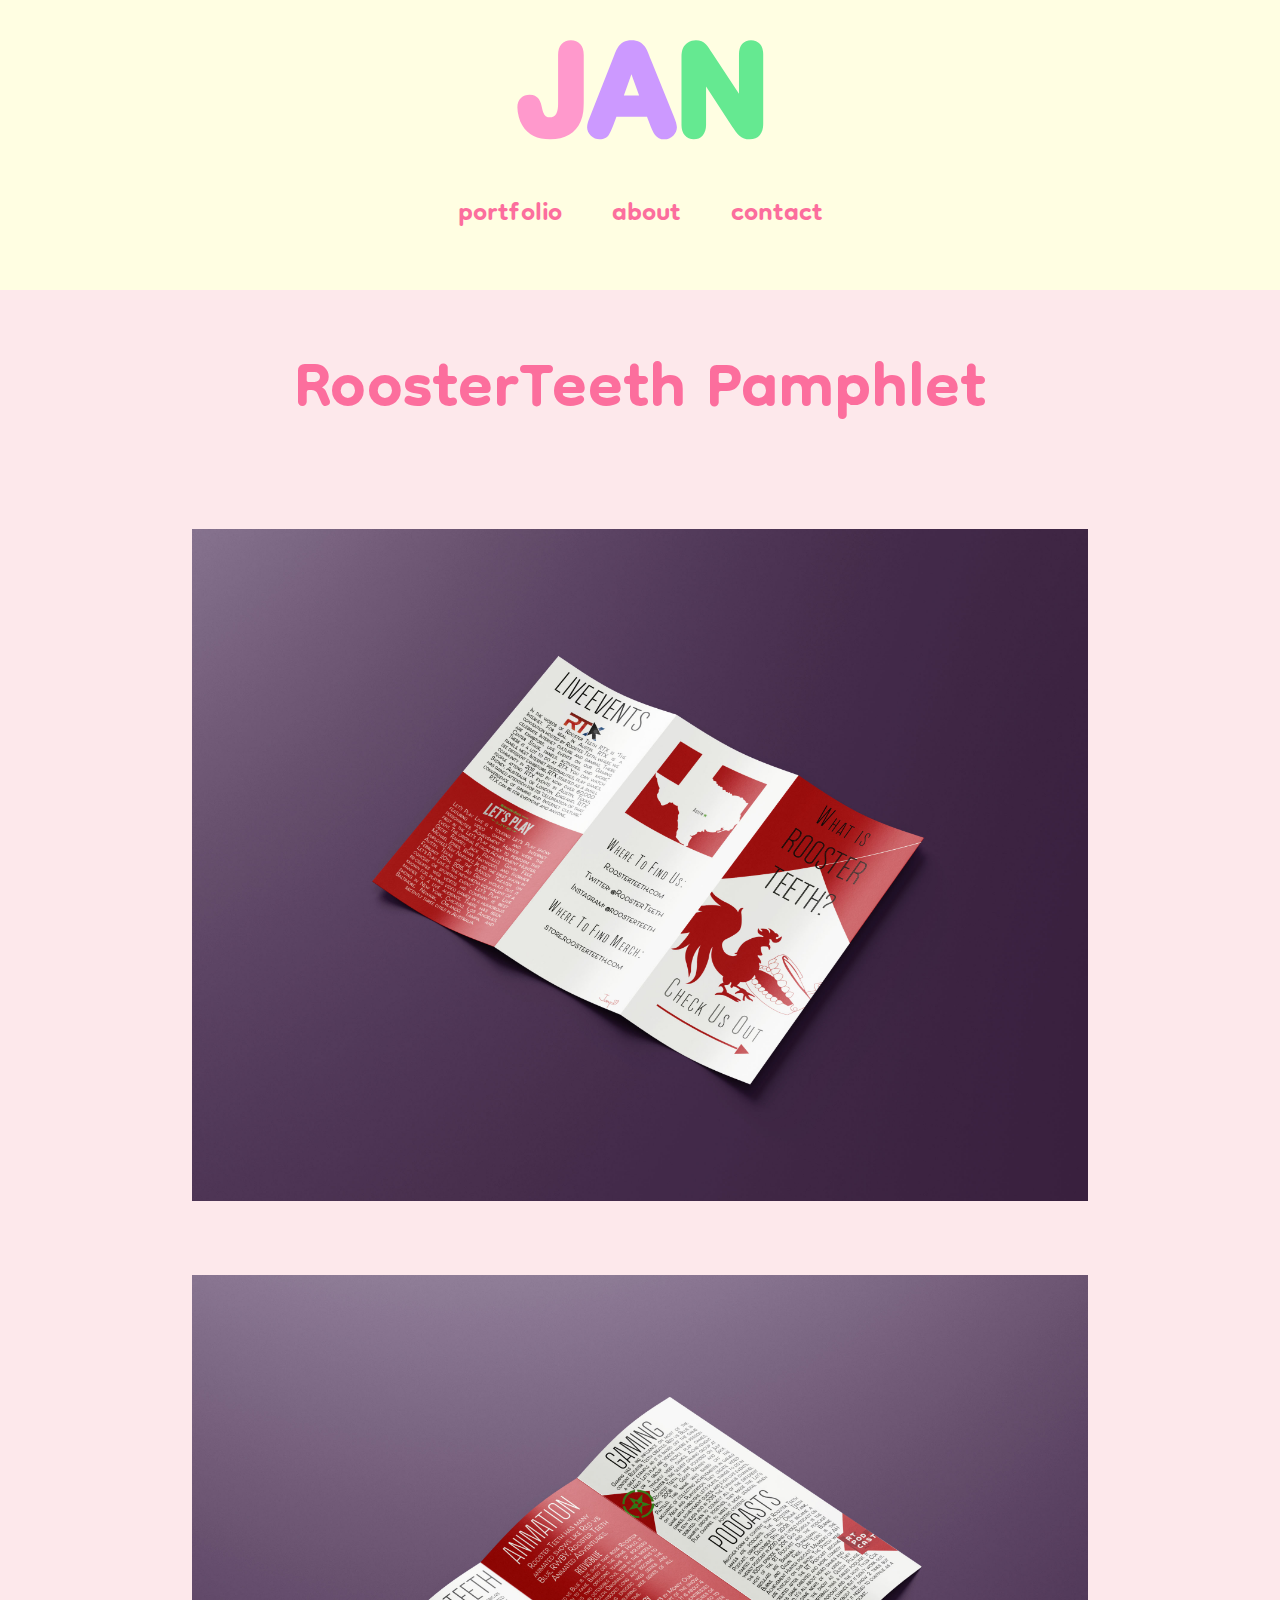
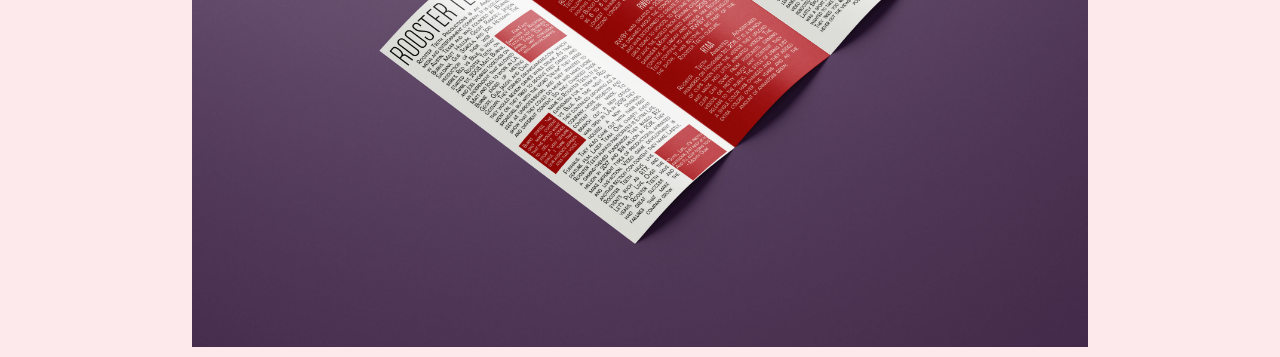
<file: project_1.html>
<!DOCTYPE html>
<html lang="en">
    <head>
        <meta charset="utf-8">
        <meta http-equiv="X-UA-Compatible" content="IE=edge">
        <meta name="description" content="">
        <meta name="viewport" content="width=device-width, initial-scale=1">
        <link rel="stylesheet" href="project_1.css">
        <link href="https://fonts.googleapis.com/css2?family=Dongle:wght@300;400&display=swap" rel="stylesheet">
        <link rel="stylesheet" href="animations.css">
        <link rel="stylesheet" href="https://cdnjs.cloudflare.com/ajax/libs/animate.css/4.1.1/animate.min.css">
        <title> RoosterTeeth Pamphlet </title>
    </head>
    <body>
      <!-- navbar -->
      <div class="svg-container">
        <!-- Paste svg here -->
        <a href="index.html">
          <svg version="1.1" class="nav-logo" id="Layer_1" xmlns="http://www.w3.org/2000/svg" xmlns:xlink="http://www.w3.org/1999/xlink" x="0px" y="0px"
          viewBox="0 0 525 225" style="enable-background:new 0 0 525 225;" xml:space="preserve">
            <g id="j">
              <g>
                <g>
                  <path d="M147.1,51.1V146c0,8.5-0.4,15.9-1.1,22c-0.8,6.5-2.6,13.1-5.3,19.7c-4.8,11.6-12.8,20.7-23.7,27.1
                    c-10.7,6.3-23.7,9.4-38.6,9.4c-13.4,0-24.9-2.2-34.1-6.6c-9.7-4.6-17.5-12-23.3-22c-3-5.2-5.4-11.2-7.2-17.9
                    c-1.8-6.7-2.8-13.1-2.8-19.3c0-8,2.5-14.4,7.3-19c4.7-4.5,10.7-6.8,17.9-6.8c9,0,14.2,3.8,17,6.9c3.4,3.9,5.9,9.3,7.5,16.7
                    c1.3,6,2.6,10.7,3.9,14.1c0.9,2.5,2.4,4.6,4.6,6.4c2.2,1.9,6.1,2.2,9,2.2c4.9,0,16.3,0,16.3-27.7V51.1c0-9.4,2.3-16.8,6.9-22
                    c4.8-5.4,11.4-8.3,19.3-8.3c7.9,0,14.6,2.8,19.5,8.2C144.7,34.2,147.1,41.7,147.1,51.1z"/>
                </g>
              </g>
            </g>
            <g id="a">
              <g>
                <g>
                  <path d="M331.7,176.9L284.4,60.1c-2.2-5.8-4-10.5-5.5-14.2c-1.6-4-3.7-7.8-6.1-11.3c-2.8-4-6.4-7.4-10.9-9.9
                    c-4.6-2.6-10.3-3.9-16.7-3.9c-6.4,0-12,1.3-16.6,4c-4.5,2.5-8.2,5.9-11,10.1c-2.4,3.6-4.7,8.1-6.7,13.3l-0.7,1.8
                    c-1.6,4-2.9,7.4-4,10.3l-46.3,117.6c-2,4.9-3.4,8.7-4.3,11.6c-1.1,3.4-1.6,6.8-1.6,10.1c0,6.4,2.7,12.4,7.8,17.3
                    c5.1,4.8,11,7.3,17.8,7.3c10,0,15.4-4.3,18.1-7.9c2.9-3.9,6-10.3,9.8-20.4l6.7-18h62.6l6.7,17.6c0,0.1,0.1,0.1,0.1,0.2
                    c1.2,2.9,2.6,6.2,4.2,9.9c1.9,4.3,3.7,7.6,5.6,9.9c2.1,2.7,4.8,4.8,7.9,6.4c3.2,1.6,6.9,2.4,11,2.4c7,0,13.4-2.6,18.3-7.6
                    c5-5,7.6-10.8,7.6-17.2C337.9,194.1,335.9,187,331.7,176.9z M244.9,91l15.8,43.2h-31.3L244.9,91z"/>
                </g>
              </g>
            </g>
            <g id="n">
              <g>
                <g>
                  <path d="M515.2,49.8v142.5c0,9.8-2.3,17.6-6.8,23c-4.9,5.9-11.9,8.9-21,8.9c-4.2,0-8.1-0.6-11.6-1.9c-3.6-1.3-7-3.3-10-6.1
                    c-2.7-2.4-5.3-5.3-7.6-8.5c-2-2.9-4.1-5.8-6-8.6l-0.1-0.2l-54.1-83v79.2c0,8.9-2.3,16-6.9,21.1c-4.7,5.2-11,7.9-18.3,7.9
                    c-7.5,0-13.9-2.8-18.5-8.1c-4.4-5.1-6.7-12.1-6.7-20.9V55.4c0-7,0.8-12.5,2.5-16.9l0.1-0.2c2.2-5.2,5.8-9.5,10.8-12.7
                    c4.9-3.2,10.3-4.8,16.1-4.8c4.4,0,8.4,0.8,11.8,2.3c3.2,1.5,6.1,3.5,8.6,6c2.2,2.2,4.3,4.9,6.5,8.3c1.9,2.9,3.8,5.9,5.7,9
                    l55.8,84.5V49.8c0-8.9,2.2-16,6.4-21c4.5-5.3,10.8-8,18.2-8c7.6,0,14,2.8,18.5,8C513,33.8,515.2,40.9,515.2,49.8z"/>
                </g>
              </g>
            </g>
          </svg>
        </a>
       
      </div>
      <nav>
        <ul>
            <li><a href="#portfolio">portfolio</a></li>
            <li><a href="#about">about</a></li>
           <li><a href="#contact">contact</a></li>
          </ul>
        </nav>
            </div>
        </div>
    </div>
      <div class="title"> 
        <h2> RoosterTeeth Pamphlet </h2>
      </div>  
     <div class="main-image">
       <img src="assets/Roosterteeth Pamphlet Mockup.jpg" class="pamphlet1">
       <img src="assets/RoosterTeeth Pamphlet Mockup Inside.jpg" class="pamphlet2">
     </div>
        
    </body>
</html>
</file>
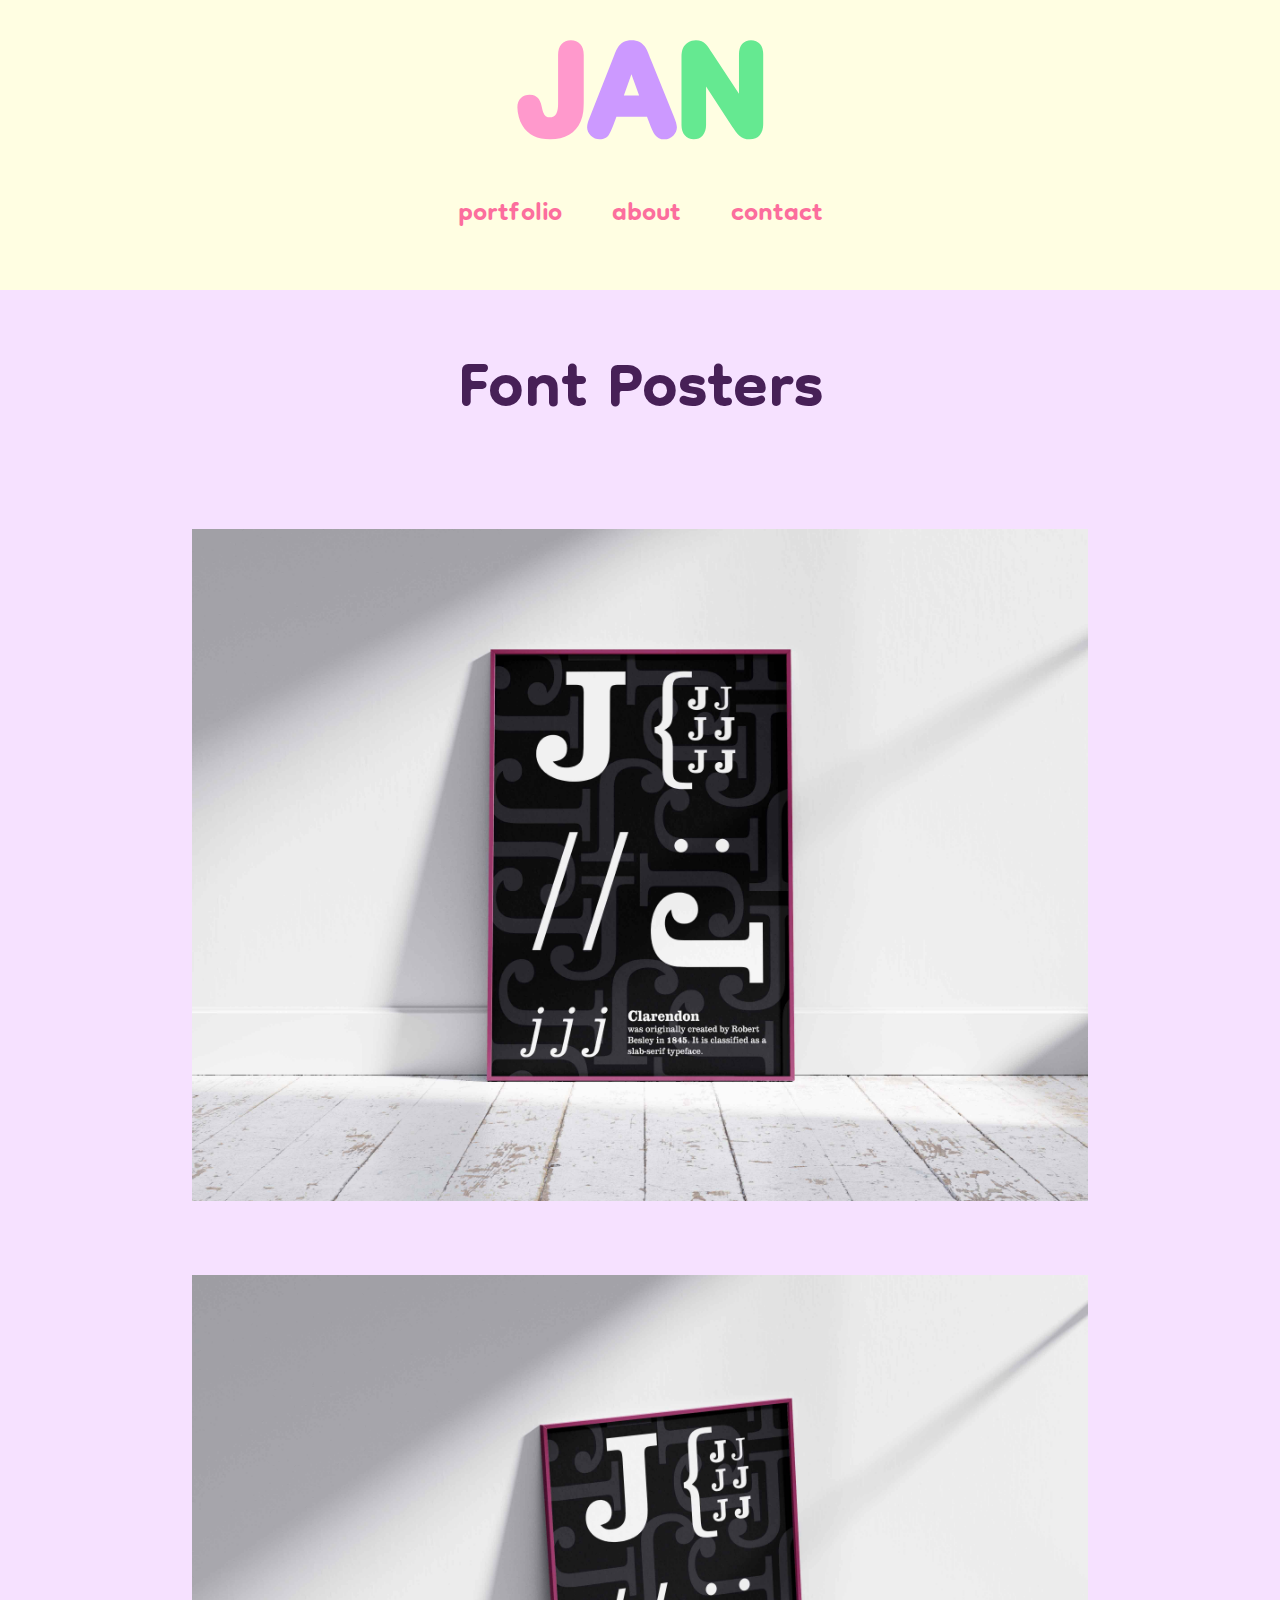
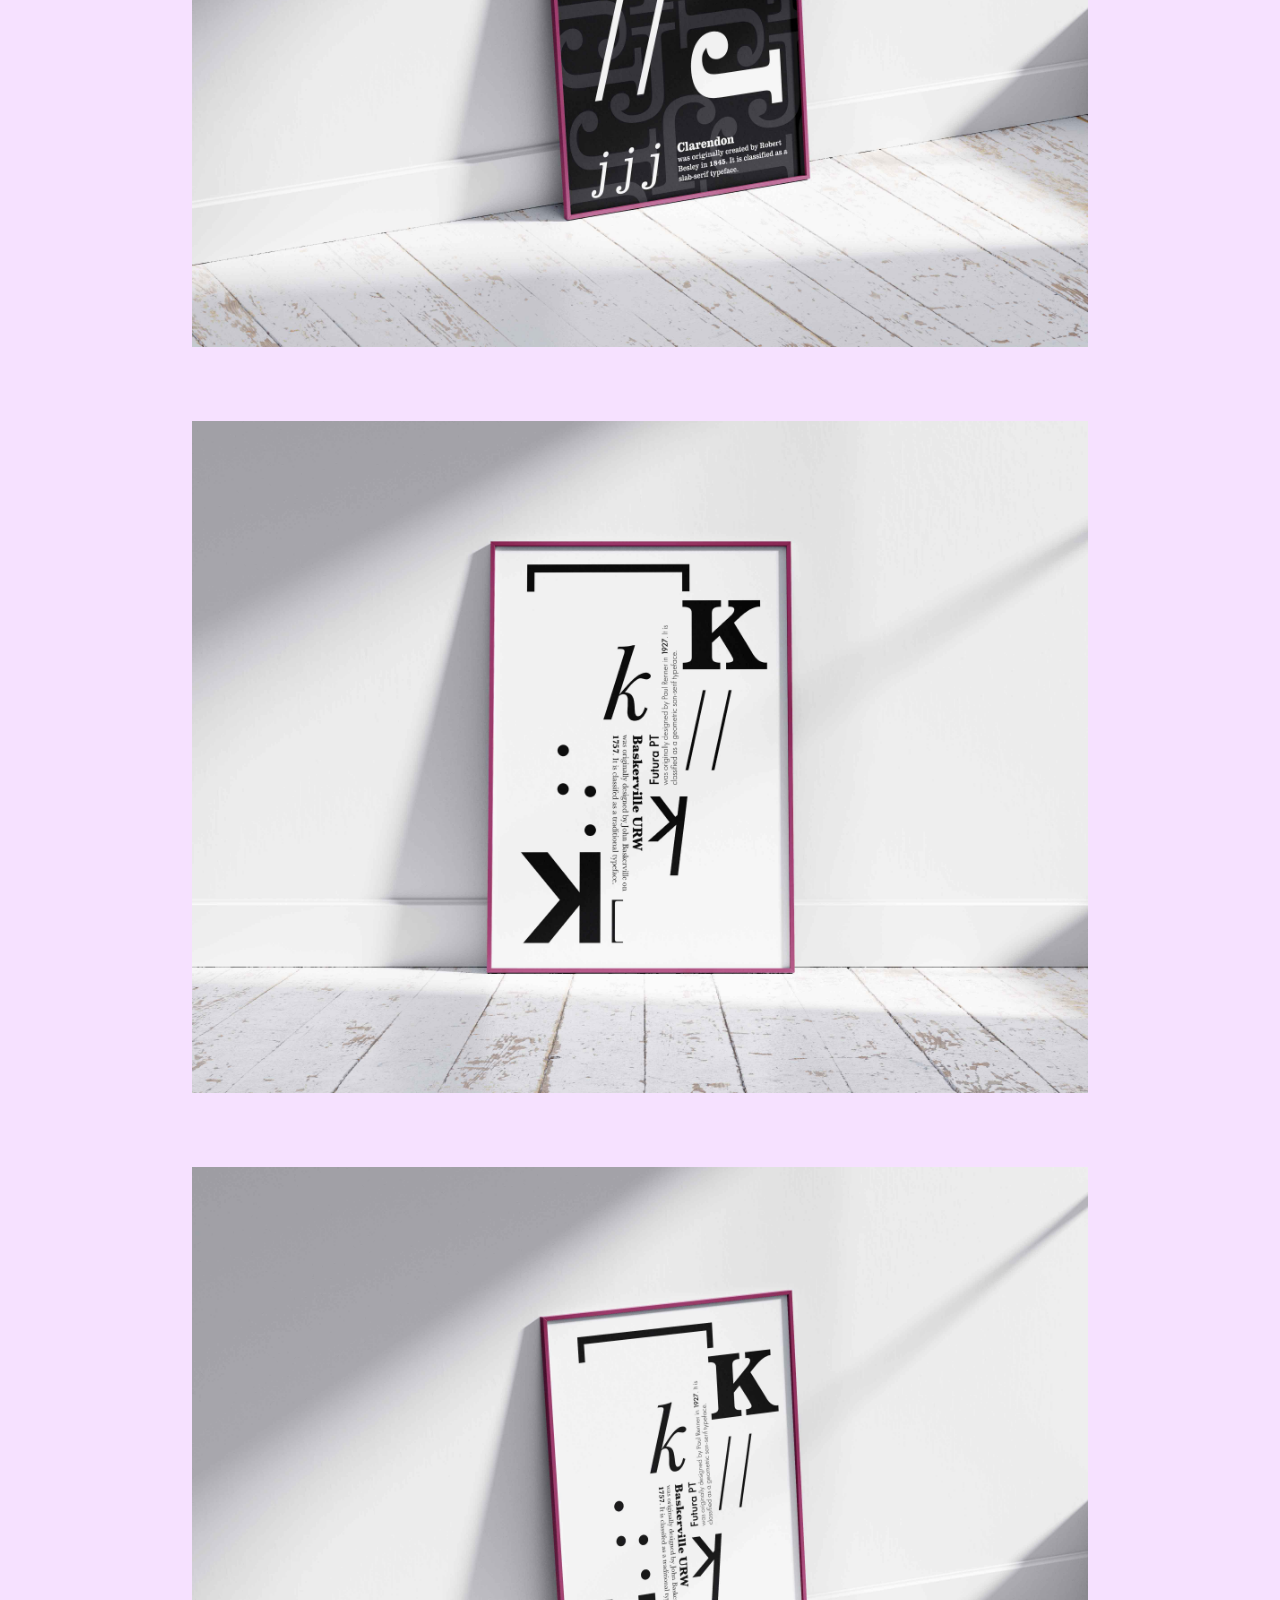
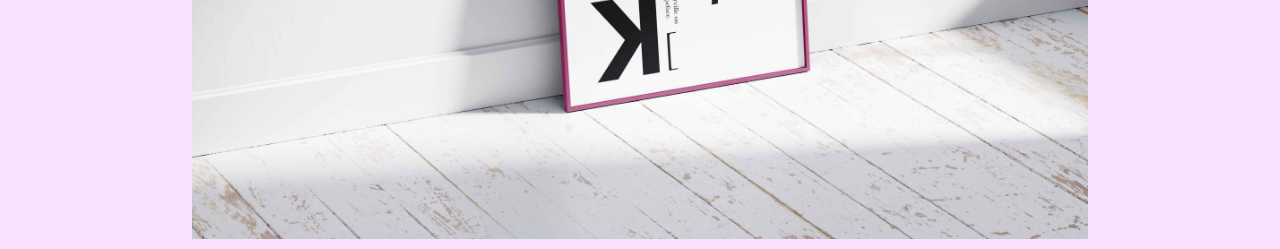
<file: project_2.html>
<!DOCTYPE html>
<html lang="en">
    <head>
        <meta charset="utf-8">
        <meta http-equiv="X-UA-Compatible" content="IE=edge">
        <meta name="description" content="">
        <meta name="viewport" content="width=device-width, initial-scale=1">
        <link rel="stylesheet" href="project_2.css">
        <link href="https://fonts.googleapis.com/css2?family=Dongle:wght@300;400&display=swap" rel="stylesheet">
        <link rel="stylesheet" href="animations.css">
        <link rel="stylesheet" href="https://cdnjs.cloudflare.com/ajax/libs/animate.css/4.1.1/animate.min.css">
        <title> Font Posters </title>
    </head>
    <body>
      <!-- navbar -->
      <div class="svg-container">
        <!-- Paste svg here -->
        <a href="index.html">
          <svg version="1.1" class="nav-logo" id="Layer_1" xmlns="http://www.w3.org/2000/svg" xmlns:xlink="http://www.w3.org/1999/xlink" x="0px" y="0px"
          viewBox="0 0 525 225" style="enable-background:new 0 0 525 225;" xml:space="preserve">
            <g id="j">
              <g>
                <g>
                  <path d="M147.1,51.1V146c0,8.5-0.4,15.9-1.1,22c-0.8,6.5-2.6,13.1-5.3,19.7c-4.8,11.6-12.8,20.7-23.7,27.1
                    c-10.7,6.3-23.7,9.4-38.6,9.4c-13.4,0-24.9-2.2-34.1-6.6c-9.7-4.6-17.5-12-23.3-22c-3-5.2-5.4-11.2-7.2-17.9
                    c-1.8-6.7-2.8-13.1-2.8-19.3c0-8,2.5-14.4,7.3-19c4.7-4.5,10.7-6.8,17.9-6.8c9,0,14.2,3.8,17,6.9c3.4,3.9,5.9,9.3,7.5,16.7
                    c1.3,6,2.6,10.7,3.9,14.1c0.9,2.5,2.4,4.6,4.6,6.4c2.2,1.9,6.1,2.2,9,2.2c4.9,0,16.3,0,16.3-27.7V51.1c0-9.4,2.3-16.8,6.9-22
                    c4.8-5.4,11.4-8.3,19.3-8.3c7.9,0,14.6,2.8,19.5,8.2C144.7,34.2,147.1,41.7,147.1,51.1z"/>
                </g>
              </g>
            </g>
            <g id="a">
              <g>
                <g>
                  <path d="M331.7,176.9L284.4,60.1c-2.2-5.8-4-10.5-5.5-14.2c-1.6-4-3.7-7.8-6.1-11.3c-2.8-4-6.4-7.4-10.9-9.9
                    c-4.6-2.6-10.3-3.9-16.7-3.9c-6.4,0-12,1.3-16.6,4c-4.5,2.5-8.2,5.9-11,10.1c-2.4,3.6-4.7,8.1-6.7,13.3l-0.7,1.8
                    c-1.6,4-2.9,7.4-4,10.3l-46.3,117.6c-2,4.9-3.4,8.7-4.3,11.6c-1.1,3.4-1.6,6.8-1.6,10.1c0,6.4,2.7,12.4,7.8,17.3
                    c5.1,4.8,11,7.3,17.8,7.3c10,0,15.4-4.3,18.1-7.9c2.9-3.9,6-10.3,9.8-20.4l6.7-18h62.6l6.7,17.6c0,0.1,0.1,0.1,0.1,0.2
                    c1.2,2.9,2.6,6.2,4.2,9.9c1.9,4.3,3.7,7.6,5.6,9.9c2.1,2.7,4.8,4.8,7.9,6.4c3.2,1.6,6.9,2.4,11,2.4c7,0,13.4-2.6,18.3-7.6
                    c5-5,7.6-10.8,7.6-17.2C337.9,194.1,335.9,187,331.7,176.9z M244.9,91l15.8,43.2h-31.3L244.9,91z"/>
                </g>
              </g>
            </g>
            <g id="n">
              <g>
                <g>
                  <path d="M515.2,49.8v142.5c0,9.8-2.3,17.6-6.8,23c-4.9,5.9-11.9,8.9-21,8.9c-4.2,0-8.1-0.6-11.6-1.9c-3.6-1.3-7-3.3-10-6.1
                    c-2.7-2.4-5.3-5.3-7.6-8.5c-2-2.9-4.1-5.8-6-8.6l-0.1-0.2l-54.1-83v79.2c0,8.9-2.3,16-6.9,21.1c-4.7,5.2-11,7.9-18.3,7.9
                    c-7.5,0-13.9-2.8-18.5-8.1c-4.4-5.1-6.7-12.1-6.7-20.9V55.4c0-7,0.8-12.5,2.5-16.9l0.1-0.2c2.2-5.2,5.8-9.5,10.8-12.7
                    c4.9-3.2,10.3-4.8,16.1-4.8c4.4,0,8.4,0.8,11.8,2.3c3.2,1.5,6.1,3.5,8.6,6c2.2,2.2,4.3,4.9,6.5,8.3c1.9,2.9,3.8,5.9,5.7,9
                    l55.8,84.5V49.8c0-8.9,2.2-16,6.4-21c4.5-5.3,10.8-8,18.2-8c7.6,0,14,2.8,18.5,8C513,33.8,515.2,40.9,515.2,49.8z"/>
                </g>
              </g>
            </g>
          </svg>
        </a>
       
      </div>
      <nav>
        <ul>
            <li><a href="#portfolio">portfolio</a></li>
            <li><a href="#about">about</a></li>
           <li><a href="#contact">contact</a></li>
          </ul>
        </nav>
            </div>
        </div>
    </div>
      <div class="title"> 
        <h2> Font Posters </h2>
      </div>  
      <div class="main-image">
        <img src="assets/Clarendon Font Poster.jpg" class="clarendonposter">
        <img src="assets/Clarendon Font Posters 2.jpg" class="clarendonposter">
        <img src="assets/Baskerville Futura Font Poster.jpg" class="bvfposter">
        <img src="assets/Baskerville Futura Font Posters 2.jpg" class="bvfposter">
      </div>
        
    </body>
</html>
</file>
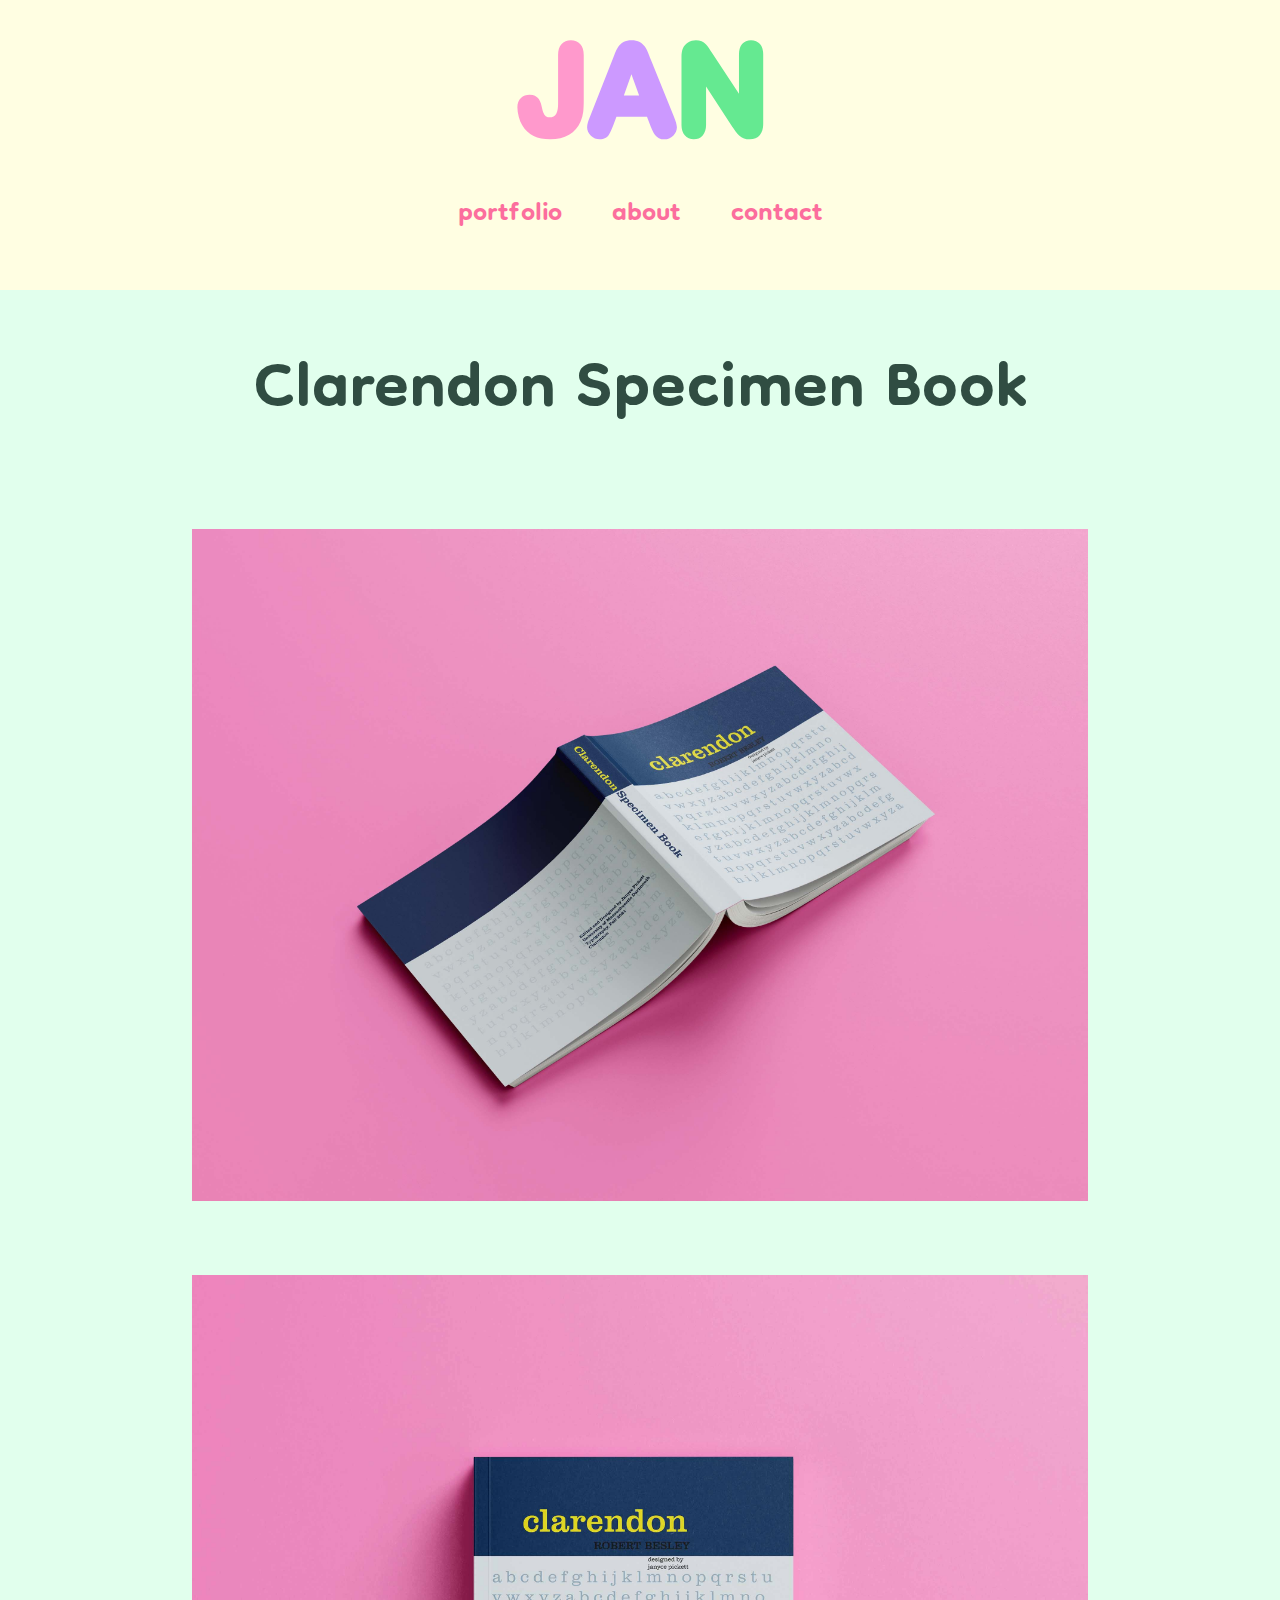
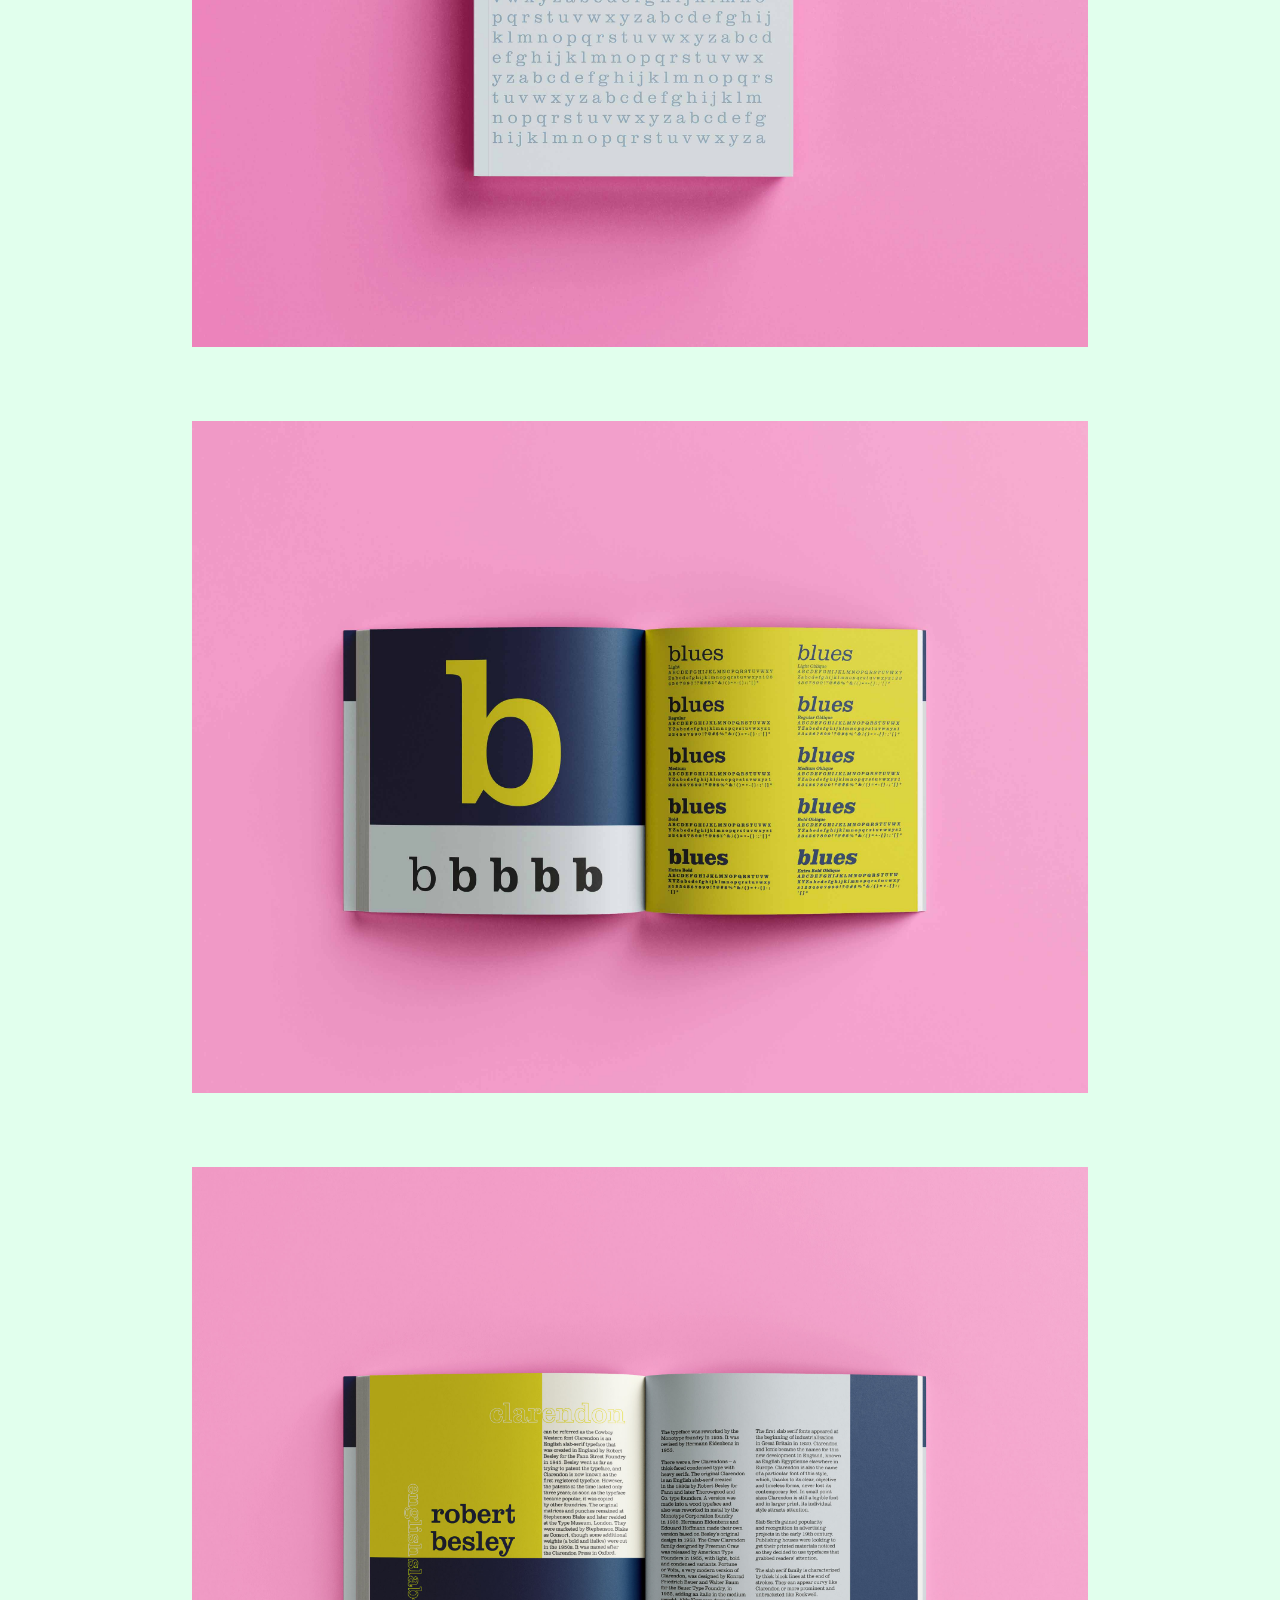
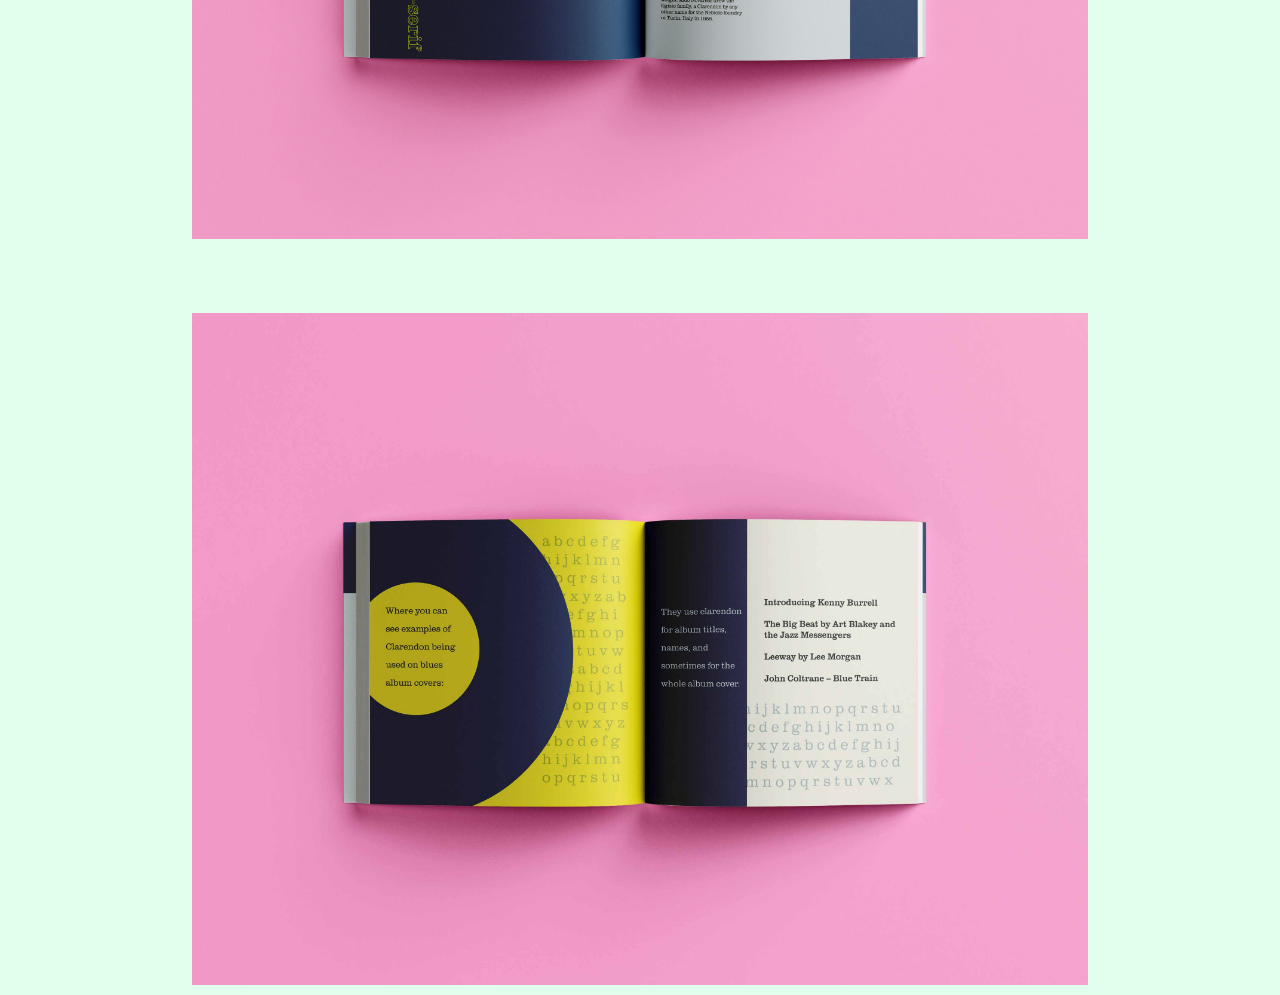
<file: project_3.html>
<!DOCTYPE html>
<html lang="en">
    <head>
        <meta charset="utf-8">
        <meta http-equiv="X-UA-Compatible" content="IE=edge">
        <meta name="description" content="">
        <meta name="viewport" content="width=device-width, initial-scale=1">
        <link rel="stylesheet" href="project_3.css">
        <link href="https://fonts.googleapis.com/css2?family=Dongle:wght@300;400&display=swap" rel="stylesheet">
        <link rel="stylesheet" href="animations.css">
        <link rel="stylesheet" href="https://cdnjs.cloudflare.com/ajax/libs/animate.css/4.1.1/animate.min.css">
        <title> Clarendon Specimen Book </title>
    </head>
    <body>
      <!-- navbar -->
      <div class="svg-container">
        <!-- Paste svg here -->
        <a href="index.html">
          <svg version="1.1" class="nav-logo" id="Layer_1" xmlns="http://www.w3.org/2000/svg" xmlns:xlink="http://www.w3.org/1999/xlink" x="0px" y="0px"
          viewBox="0 0 525 225" style="enable-background:new 0 0 525 225;" xml:space="preserve">
            <g id="j">
              <g>
                <g>
                  <path d="M147.1,51.1V146c0,8.5-0.4,15.9-1.1,22c-0.8,6.5-2.6,13.1-5.3,19.7c-4.8,11.6-12.8,20.7-23.7,27.1
                    c-10.7,6.3-23.7,9.4-38.6,9.4c-13.4,0-24.9-2.2-34.1-6.6c-9.7-4.6-17.5-12-23.3-22c-3-5.2-5.4-11.2-7.2-17.9
                    c-1.8-6.7-2.8-13.1-2.8-19.3c0-8,2.5-14.4,7.3-19c4.7-4.5,10.7-6.8,17.9-6.8c9,0,14.2,3.8,17,6.9c3.4,3.9,5.9,9.3,7.5,16.7
                    c1.3,6,2.6,10.7,3.9,14.1c0.9,2.5,2.4,4.6,4.6,6.4c2.2,1.9,6.1,2.2,9,2.2c4.9,0,16.3,0,16.3-27.7V51.1c0-9.4,2.3-16.8,6.9-22
                    c4.8-5.4,11.4-8.3,19.3-8.3c7.9,0,14.6,2.8,19.5,8.2C144.7,34.2,147.1,41.7,147.1,51.1z"/>
                </g>
              </g>
            </g>
            <g id="a">
              <g>
                <g>
                  <path d="M331.7,176.9L284.4,60.1c-2.2-5.8-4-10.5-5.5-14.2c-1.6-4-3.7-7.8-6.1-11.3c-2.8-4-6.4-7.4-10.9-9.9
                    c-4.6-2.6-10.3-3.9-16.7-3.9c-6.4,0-12,1.3-16.6,4c-4.5,2.5-8.2,5.9-11,10.1c-2.4,3.6-4.7,8.1-6.7,13.3l-0.7,1.8
                    c-1.6,4-2.9,7.4-4,10.3l-46.3,117.6c-2,4.9-3.4,8.7-4.3,11.6c-1.1,3.4-1.6,6.8-1.6,10.1c0,6.4,2.7,12.4,7.8,17.3
                    c5.1,4.8,11,7.3,17.8,7.3c10,0,15.4-4.3,18.1-7.9c2.9-3.9,6-10.3,9.8-20.4l6.7-18h62.6l6.7,17.6c0,0.1,0.1,0.1,0.1,0.2
                    c1.2,2.9,2.6,6.2,4.2,9.9c1.9,4.3,3.7,7.6,5.6,9.9c2.1,2.7,4.8,4.8,7.9,6.4c3.2,1.6,6.9,2.4,11,2.4c7,0,13.4-2.6,18.3-7.6
                    c5-5,7.6-10.8,7.6-17.2C337.9,194.1,335.9,187,331.7,176.9z M244.9,91l15.8,43.2h-31.3L244.9,91z"/>
                </g>
              </g>
            </g>
            <g id="n">
              <g>
                <g>
                  <path d="M515.2,49.8v142.5c0,9.8-2.3,17.6-6.8,23c-4.9,5.9-11.9,8.9-21,8.9c-4.2,0-8.1-0.6-11.6-1.9c-3.6-1.3-7-3.3-10-6.1
                    c-2.7-2.4-5.3-5.3-7.6-8.5c-2-2.9-4.1-5.8-6-8.6l-0.1-0.2l-54.1-83v79.2c0,8.9-2.3,16-6.9,21.1c-4.7,5.2-11,7.9-18.3,7.9
                    c-7.5,0-13.9-2.8-18.5-8.1c-4.4-5.1-6.7-12.1-6.7-20.9V55.4c0-7,0.8-12.5,2.5-16.9l0.1-0.2c2.2-5.2,5.8-9.5,10.8-12.7
                    c4.9-3.2,10.3-4.8,16.1-4.8c4.4,0,8.4,0.8,11.8,2.3c3.2,1.5,6.1,3.5,8.6,6c2.2,2.2,4.3,4.9,6.5,8.3c1.9,2.9,3.8,5.9,5.7,9
                    l55.8,84.5V49.8c0-8.9,2.2-16,6.4-21c4.5-5.3,10.8-8,18.2-8c7.6,0,14,2.8,18.5,8C513,33.8,515.2,40.9,515.2,49.8z"/>
                </g>
              </g>
            </g>
          </svg>
        </a>
       
      </div>
      <nav>
        <ul>
            <li><a href="#portfolio">portfolio</a></li>
            <li><a href="#about">about</a></li>
           <li><a href="#contact">contact</a></li>
          </ul>
        </nav>
            </div>
        </div>
    </div>
      <div class="title"> 
        <h2> Clarendon Specimen Book </h2>
      </div>  
      <div class="main-image">
        <img src="assets/Clarendon Specimen Book cover spread.jpg" class="clarendonposter">
        <img src="assets/Clarendon Specimen Book Cover.jpg" class="clarendonposter">
        <img src="assets/Clarendon Specimen Book pg 1-2.jpg" class="bvfposter">
        <img src="assets/Clarendon Specimen Book pg 3-4.jpg" class="bvfposter">
        <img src="assets/Clarendon Specimen Book pg 5-6.jpg" class="bvfposter">
      </div>
        
    </body>
</html>
</file>
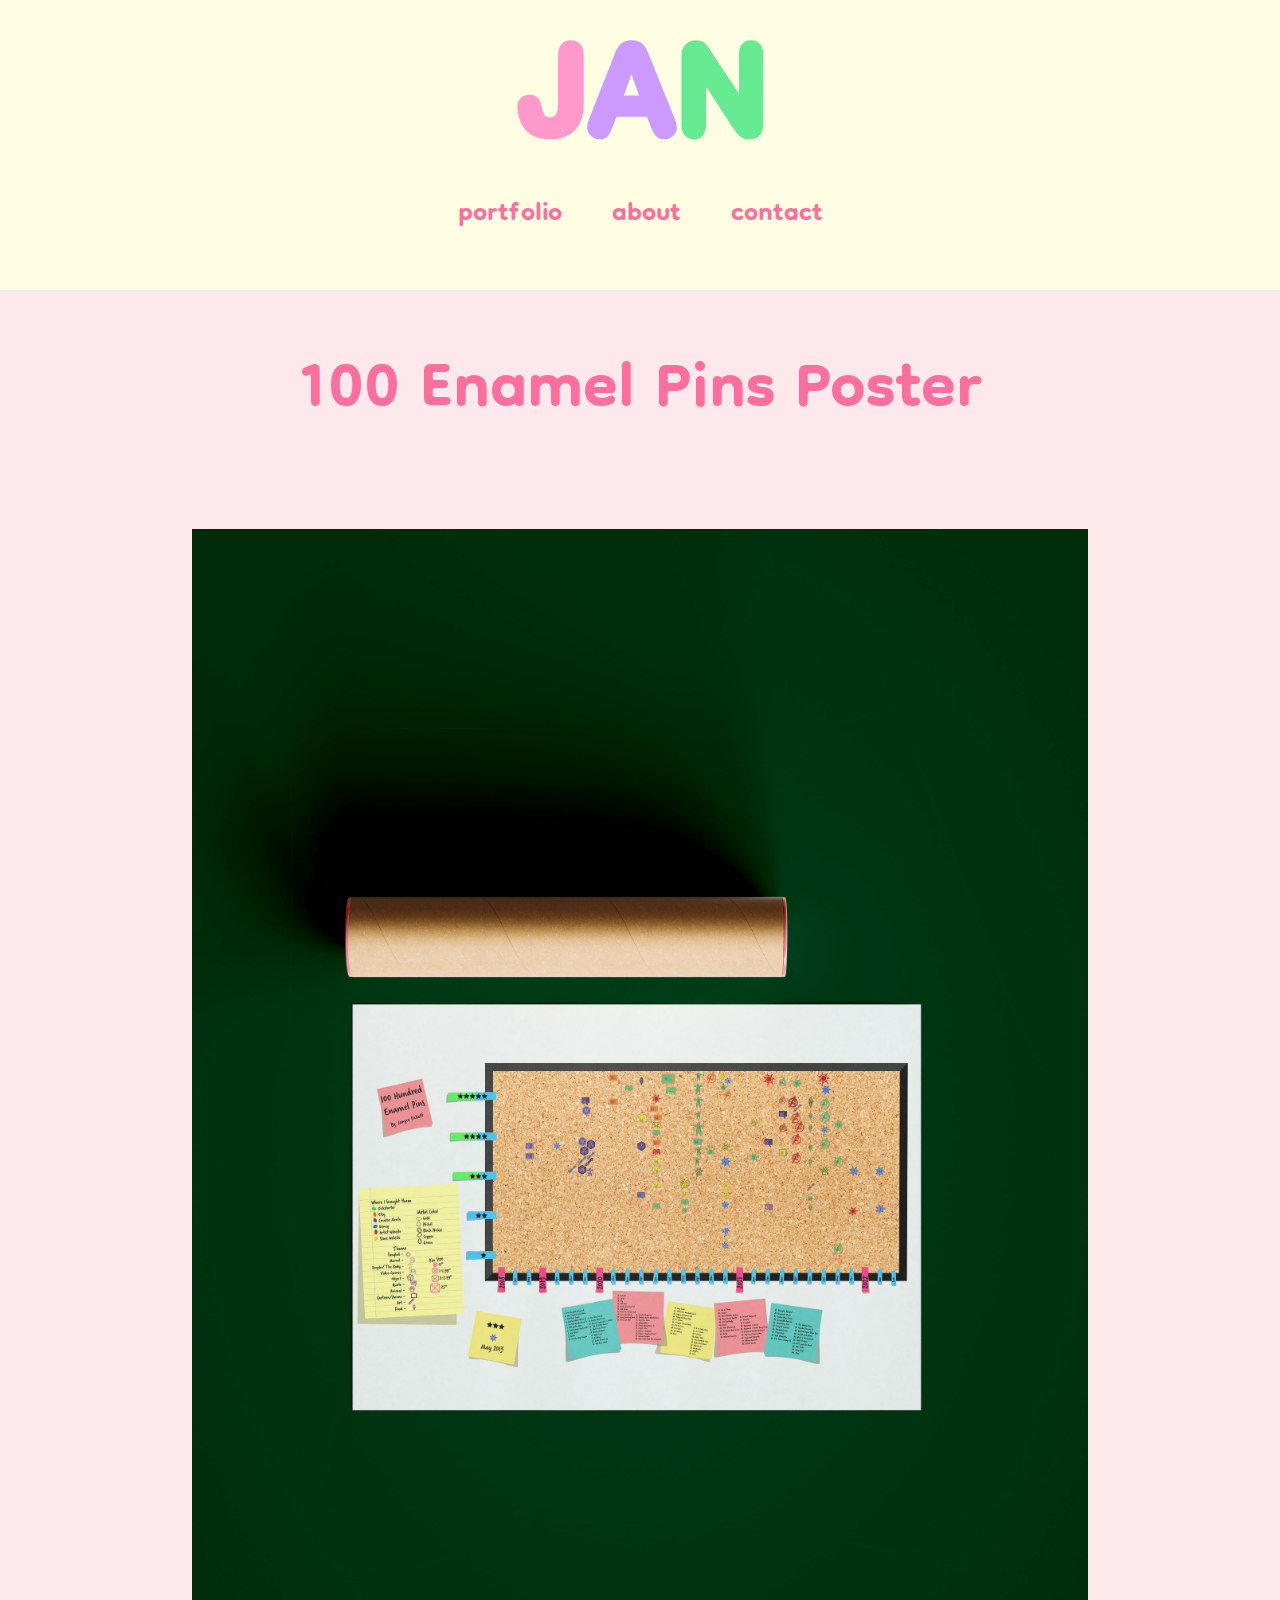
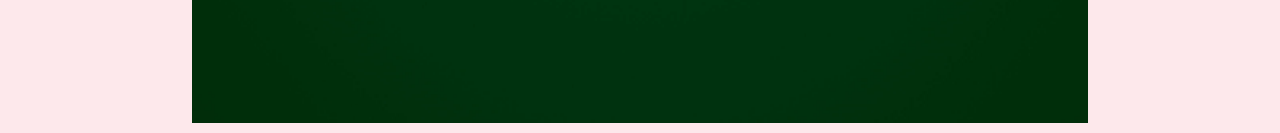
<file: project_4.html>
<!DOCTYPE html>
<html lang="en">
    <head>
        <meta charset="utf-8">
        <meta http-equiv="X-UA-Compatible" content="IE=edge">
        <meta name="description" content="">
        <meta name="viewport" content="width=device-width, initial-scale=1">
        <link rel="stylesheet" href="project_4.css">
        <link href="https://fonts.googleapis.com/css2?family=Dongle:wght@300;400&display=swap" rel="stylesheet">
        <link rel="stylesheet" href="animations.css">
        <link rel="stylesheet" href="https://cdnjs.cloudflare.com/ajax/libs/animate.css/4.1.1/animate.min.css">
        <title> 100 Enamel Pins Poster </title>
    </head>
    <body>
      <!-- navbar -->
      <div class="svg-container">
        <!-- Paste svg here -->
        <a href="index.html">
          <svg version="1.1" class="nav-logo" id="Layer_1" xmlns="http://www.w3.org/2000/svg" xmlns:xlink="http://www.w3.org/1999/xlink" x="0px" y="0px"
          viewBox="0 0 525 225" style="enable-background:new 0 0 525 225;" xml:space="preserve">
            <g id="j">
              <g>
                <g>
                  <path d="M147.1,51.1V146c0,8.5-0.4,15.9-1.1,22c-0.8,6.5-2.6,13.1-5.3,19.7c-4.8,11.6-12.8,20.7-23.7,27.1
                    c-10.7,6.3-23.7,9.4-38.6,9.4c-13.4,0-24.9-2.2-34.1-6.6c-9.7-4.6-17.5-12-23.3-22c-3-5.2-5.4-11.2-7.2-17.9
                    c-1.8-6.7-2.8-13.1-2.8-19.3c0-8,2.5-14.4,7.3-19c4.7-4.5,10.7-6.8,17.9-6.8c9,0,14.2,3.8,17,6.9c3.4,3.9,5.9,9.3,7.5,16.7
                    c1.3,6,2.6,10.7,3.9,14.1c0.9,2.5,2.4,4.6,4.6,6.4c2.2,1.9,6.1,2.2,9,2.2c4.9,0,16.3,0,16.3-27.7V51.1c0-9.4,2.3-16.8,6.9-22
                    c4.8-5.4,11.4-8.3,19.3-8.3c7.9,0,14.6,2.8,19.5,8.2C144.7,34.2,147.1,41.7,147.1,51.1z"/>
                </g>
              </g>
            </g>
            <g id="a">
              <g>
                <g>
                  <path d="M331.7,176.9L284.4,60.1c-2.2-5.8-4-10.5-5.5-14.2c-1.6-4-3.7-7.8-6.1-11.3c-2.8-4-6.4-7.4-10.9-9.9
                    c-4.6-2.6-10.3-3.9-16.7-3.9c-6.4,0-12,1.3-16.6,4c-4.5,2.5-8.2,5.9-11,10.1c-2.4,3.6-4.7,8.1-6.7,13.3l-0.7,1.8
                    c-1.6,4-2.9,7.4-4,10.3l-46.3,117.6c-2,4.9-3.4,8.7-4.3,11.6c-1.1,3.4-1.6,6.8-1.6,10.1c0,6.4,2.7,12.4,7.8,17.3
                    c5.1,4.8,11,7.3,17.8,7.3c10,0,15.4-4.3,18.1-7.9c2.9-3.9,6-10.3,9.8-20.4l6.7-18h62.6l6.7,17.6c0,0.1,0.1,0.1,0.1,0.2
                    c1.2,2.9,2.6,6.2,4.2,9.9c1.9,4.3,3.7,7.6,5.6,9.9c2.1,2.7,4.8,4.8,7.9,6.4c3.2,1.6,6.9,2.4,11,2.4c7,0,13.4-2.6,18.3-7.6
                    c5-5,7.6-10.8,7.6-17.2C337.9,194.1,335.9,187,331.7,176.9z M244.9,91l15.8,43.2h-31.3L244.9,91z"/>
                </g>
              </g>
            </g>
            <g id="n">
              <g>
                <g>
                  <path d="M515.2,49.8v142.5c0,9.8-2.3,17.6-6.8,23c-4.9,5.9-11.9,8.9-21,8.9c-4.2,0-8.1-0.6-11.6-1.9c-3.6-1.3-7-3.3-10-6.1
                    c-2.7-2.4-5.3-5.3-7.6-8.5c-2-2.9-4.1-5.8-6-8.6l-0.1-0.2l-54.1-83v79.2c0,8.9-2.3,16-6.9,21.1c-4.7,5.2-11,7.9-18.3,7.9
                    c-7.5,0-13.9-2.8-18.5-8.1c-4.4-5.1-6.7-12.1-6.7-20.9V55.4c0-7,0.8-12.5,2.5-16.9l0.1-0.2c2.2-5.2,5.8-9.5,10.8-12.7
                    c4.9-3.2,10.3-4.8,16.1-4.8c4.4,0,8.4,0.8,11.8,2.3c3.2,1.5,6.1,3.5,8.6,6c2.2,2.2,4.3,4.9,6.5,8.3c1.9,2.9,3.8,5.9,5.7,9
                    l55.8,84.5V49.8c0-8.9,2.2-16,6.4-21c4.5-5.3,10.8-8,18.2-8c7.6,0,14,2.8,18.5,8C513,33.8,515.2,40.9,515.2,49.8z"/>
                </g>
              </g>
            </g>
          </svg>
        </a>
       
      </div>
      <nav>
        <ul>
            <li><a href="#portfolio">portfolio</a></li>
            <li><a href="#about">about</a></li>
           <li><a href="#contact">contact</a></li>
          </ul>
        </nav>
            </div>
        </div>
    </div>
      <div class="title"> 
        <h2> 100 Enamel Pins Poster </h2>
      </div>  
      <div class="main-image">
        <img src="assets/100 Enamel Pins Poster.jpg" class="pamphlet1">
      </div>
    </body>
</html>
</file>
<file: project_1.css>
*{
  margin: 0;
  padding: 0;
}

body{
    font-family: 'Dongle', sans-serif;
  }

  .svg-container{
    background-color: rgba(255, 253, 211, 0.658);
    padding-top: 30px;
    }
    .nav-logo{
      width: 20%;
      margin: 0 auto;
      display:block;
      position: relative;
    }
    
    /* NAVBAR CSS */
    nav{
      /* padding-left: 40%;
       padding-right: 40%; */
       /* TODO: figure out no longer staying fixed */
       width: auto;
       height: 150px;
       /* z-index:100; */
       /* left:0; */
       background-color: rgba(255, 253, 211, 0.658);
       background-size: cover;
       text-align: center;
       display:flex;
       z-index:100;
       /* margin: 0 auto; */
       }
     
       nav ul {
         margin: auto auto;
         display:flex;
         
       }
       nav li{
         padding: 1em 0;
         list-style-type: none;
         padding: 25px;
         font-size: 2.5em;
       }
       
       nav ul li a {
         color:rgb(252, 110, 157);
         font-weight: 600;
         opacity: 100%;
         text-decoration: none;
         text-align: center;
         
       }
       
       nav li a:hover {
         color: #840bb4;
         opacity: 1;
         text-decoration: none;
         
       }
     /* link styling */
       a{
         text-decoration: none;
       }

  h2{
    text-align: center;
    padding-top: 30px;
    background-color: rgb(253, 232, 235) !important;
    font-size: 100px;
    color:rgb(252, 110, 157);
  }
.main-image{
  background-color: rgb(253, 232, 235) !important;
}
  .pamphlet1{
    width: 70%;
    padding-left: 15%;
    margin-top: 5%;
  }

  .pamphlet2{
    width: 70%;
    padding-left: 15%;
    margin-top: 5%;
  }
</file>
<file: animations.css>
/* div {
  text-align: center;
  padding: 150px;
} */

#j{
  fill: rgb(255, 153, 204);
  animation: bounceInLeft; /* referring directly to the animation's @keyframe declaration */
animation-duration: 1.5s; /* don't forget to set a duration! */
 
}
#a{
  fill: rgb(204, 153, 255);
  animation: bounceInDown; /* referring directly to the animation's @keyframe declaration */
animation-duration: 1.5s; /* don't forget to set a duration! */
 
}
#n{
  fill: rgb(101, 233, 145);
  animation: bounceInRight; /* referring directly to the animation's @keyframe declaration */
animation-duration: 1.5s; /* don't forget to set a duration! */
 
}
</file>
<file: project_2.css>
*{
    margin: 0;
    padding: 0;
  }
  
  body{
      font-family: 'Dongle', sans-serif;
    }
  
    .svg-container{
      background-color: rgba(255, 253, 211, 0.658);
      padding-top: 30px;
      }
      .nav-logo{
        width: 20%;
        margin: 0 auto;
        display:block;
        position: relative;
      }
      
      /* NAVBAR CSS */
      nav{
        /* padding-left: 40%;
         padding-right: 40%; */
         /* TODO: figure out no longer staying fixed */
         width: auto;
         height: 150px;
         /* z-index:100; */
         /* left:0; */
         background-color: rgba(255, 253, 211, 0.658);
         background-size: cover;
         text-align: center;
         display:flex;
         z-index:100;
         /* margin: 0 auto; */
         }
       
         nav ul {
           margin: auto auto;
           display:flex;
           
         }
         nav li{
           padding: 1em 0;
           list-style-type: none;
           padding: 25px;
           font-size: 2.5em;
         }
         
         nav ul li a {
           color:rgb(252, 110, 157);
           font-weight: 600;
           opacity: 100%;
           text-decoration: none;
           text-align: center;
           
         }
         
         nav li a:hover {
           color: #840bb4;
           opacity: 1;
           text-decoration: none;
           
         }
       /* link styling */
         a{
           text-decoration: none;
         }

         h2{
            text-align: center;
            padding-top: 30px;
            background-color: rgb(246, 225, 255) !important;
            font-size: 100px;
            color:rgb(71, 32, 87);
          }

          .main-image{
            background-color: rgb(246, 225, 255) !important;
          }

          .clarendonposter{
            width: 70%;
            padding-left: 15%;
            margin-top: 5%;
          }
        
          .bvfposter{
            width: 70%;
            padding-left: 15%;
            margin-top: 5%;
          }
</file>
<file: project_3.css>
*{
    margin: 0;
    padding: 0;
  }
  
  body{
      font-family: 'Dongle', sans-serif;
    }
  
    .svg-container{
      background-color: rgba(255, 253, 211, 0.658);
      padding-top: 30px;
      }
      .nav-logo{
        width: 20%;
        margin: 0 auto;
        display:block;
        position: relative;
      }
      
      /* NAVBAR CSS */
      nav{
        /* padding-left: 40%;
         padding-right: 40%; */
         /* TODO: figure out no longer staying fixed */
         width: auto;
         height: 150px;
         /* z-index:100; */
         /* left:0; */
         background-color: rgba(255, 253, 211, 0.658);
         background-size: cover;
         text-align: center;
         display:flex;
         z-index:100;
         /* margin: 0 auto; */
         }
       
         nav ul {
           margin: auto auto;
           display:flex;
           
         }
         nav li{
           padding: 1em 0;
           list-style-type: none;
           padding: 25px;
           font-size: 2.5em;
         }
         
         nav ul li a {
           color:rgb(252, 110, 157);
           font-weight: 600;
           opacity: 100%;
           text-decoration: none;
           text-align: center;
           
         }
         
         nav li a:hover {
           color: #840bb4;
           opacity: 1;
           text-decoration: none;
           
         }
       /* link styling */
         a{
           text-decoration: none;
         }

         h2{
            text-align: center;
            padding-top: 30px;
            background-color: rgb(225, 255, 237) !important;
            font-size: 100px;
            color:rgb(48, 77, 66);
          }

          .main-image{
            background-color: rgb(225, 255, 237) !important;
          }

          .clarendonposter{
            width: 70%;
            padding-left: 15%;
            margin-top: 5%;
          }
        
          .bvfposter{
            width: 70%;
            padding-left: 15%;
            margin-top: 5%;
          }
</file>
<file: project_4.css>
*{
    margin: 0;
    padding: 0;
  }
  
  body{
      font-family: 'Dongle', sans-serif;
    }
  
    .svg-container{
      background-color: rgba(255, 253, 211, 0.658);
      padding-top: 30px;
      }
      .nav-logo{
        width: 20%;
        margin: 0 auto;
        display:block;
        position: relative;
      }
      
      /* NAVBAR CSS */
      nav{
        /* padding-left: 40%;
         padding-right: 40%; */
         /* TODO: figure out no longer staying fixed */
         width: auto;
         height: 150px;
         /* z-index:100; */
         /* left:0; */
         background-color: rgba(255, 253, 211, 0.658);
         background-size: cover;
         text-align: center;
         display:flex;
         z-index:100;
         /* margin: 0 auto; */
         }
       
         nav ul {
           margin: auto auto;
           display:flex;
           
         }
         nav li{
           padding: 1em 0;
           list-style-type: none;
           padding: 25px;
           font-size: 2.5em;
         }
         
         nav ul li a {
           color:rgb(252, 110, 157);
           font-weight: 600;
           opacity: 100%;
           text-decoration: none;
           text-align: center;
           
         }
         
         nav li a:hover {
           color: #840bb4;
           opacity: 1;
           text-decoration: none;
           
         }
       /* link styling */
         a{
           text-decoration: none;
         }

         h2{
            text-align: center;
            padding-top: 30px;
            background-color: rgb(253, 232, 235) !important;
            font-size: 100px;
            color:rgb(252, 110, 157);
          }
          .main-image{
            background-color: rgb(253, 232, 235) !important;
          }
            .pamphlet1{
              width: 70%;
              padding-left: 15%;
              margin-top: 5%;
            }
</file>
